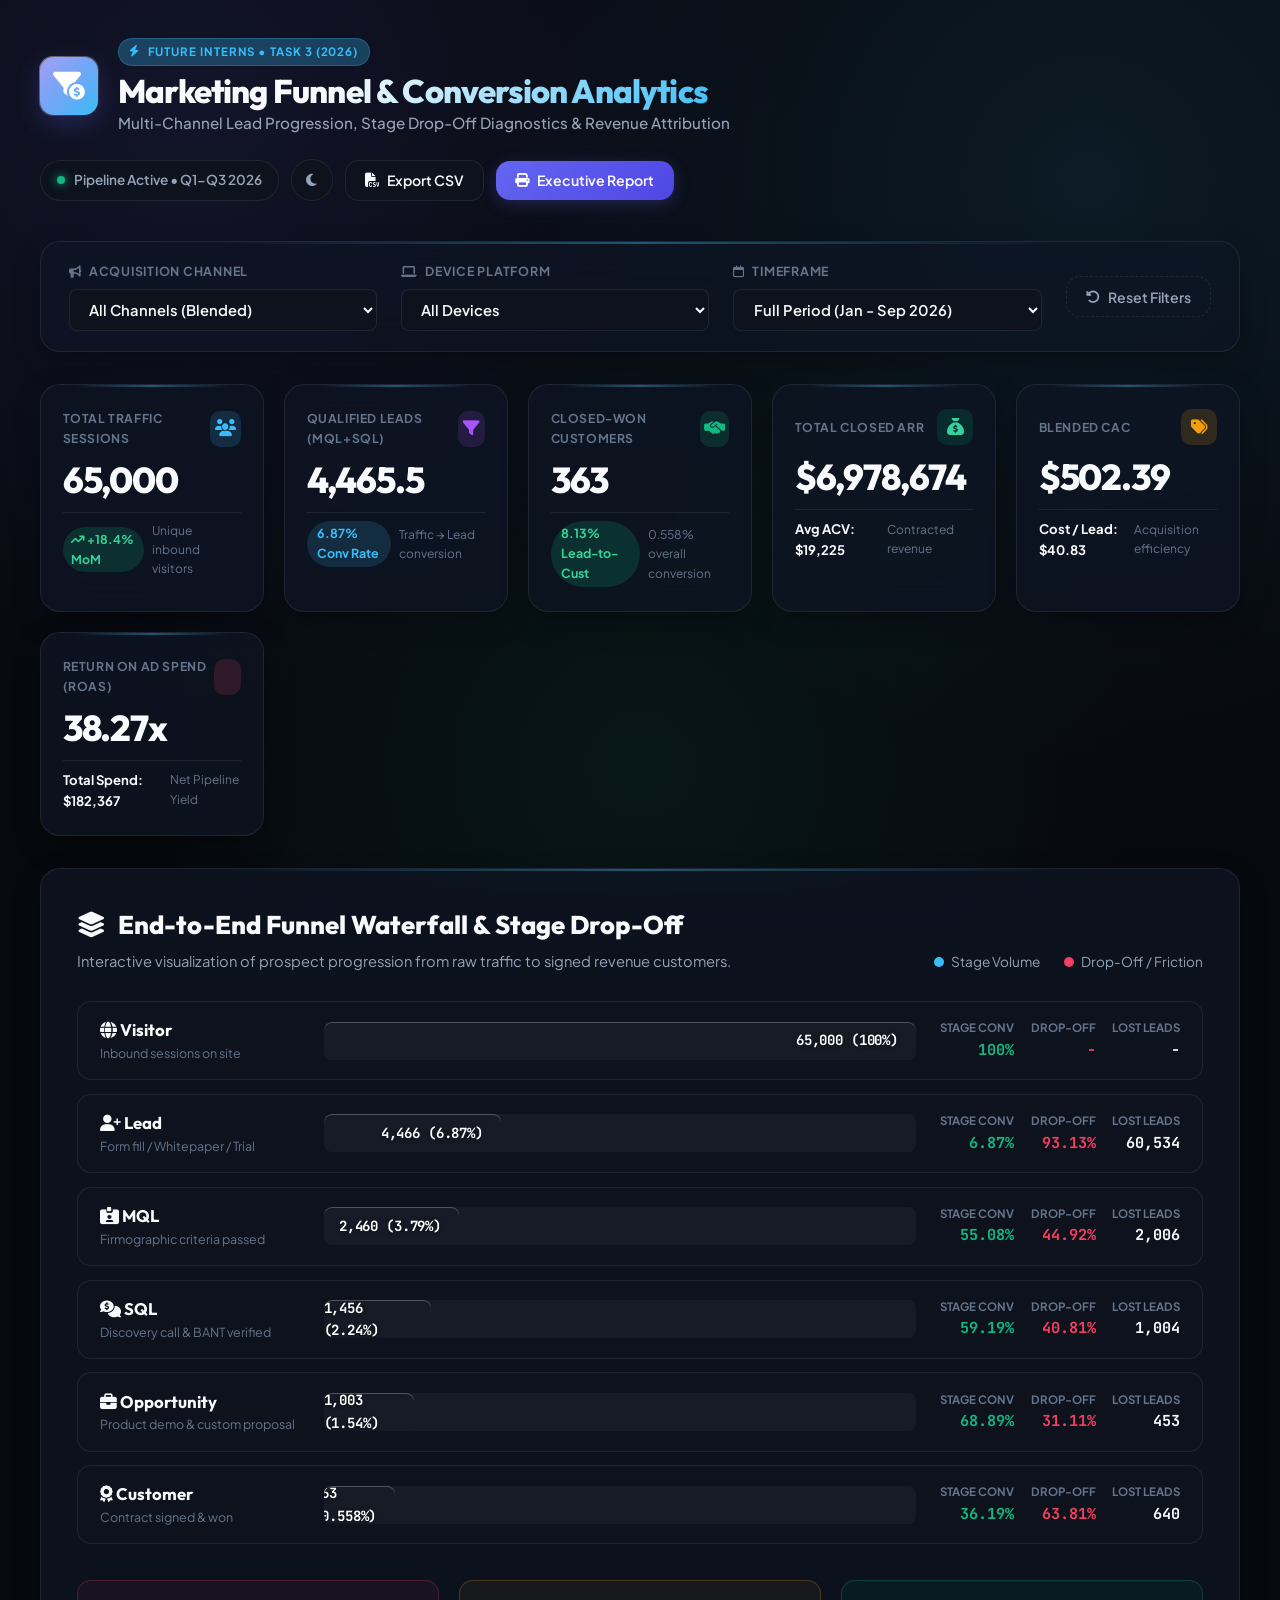
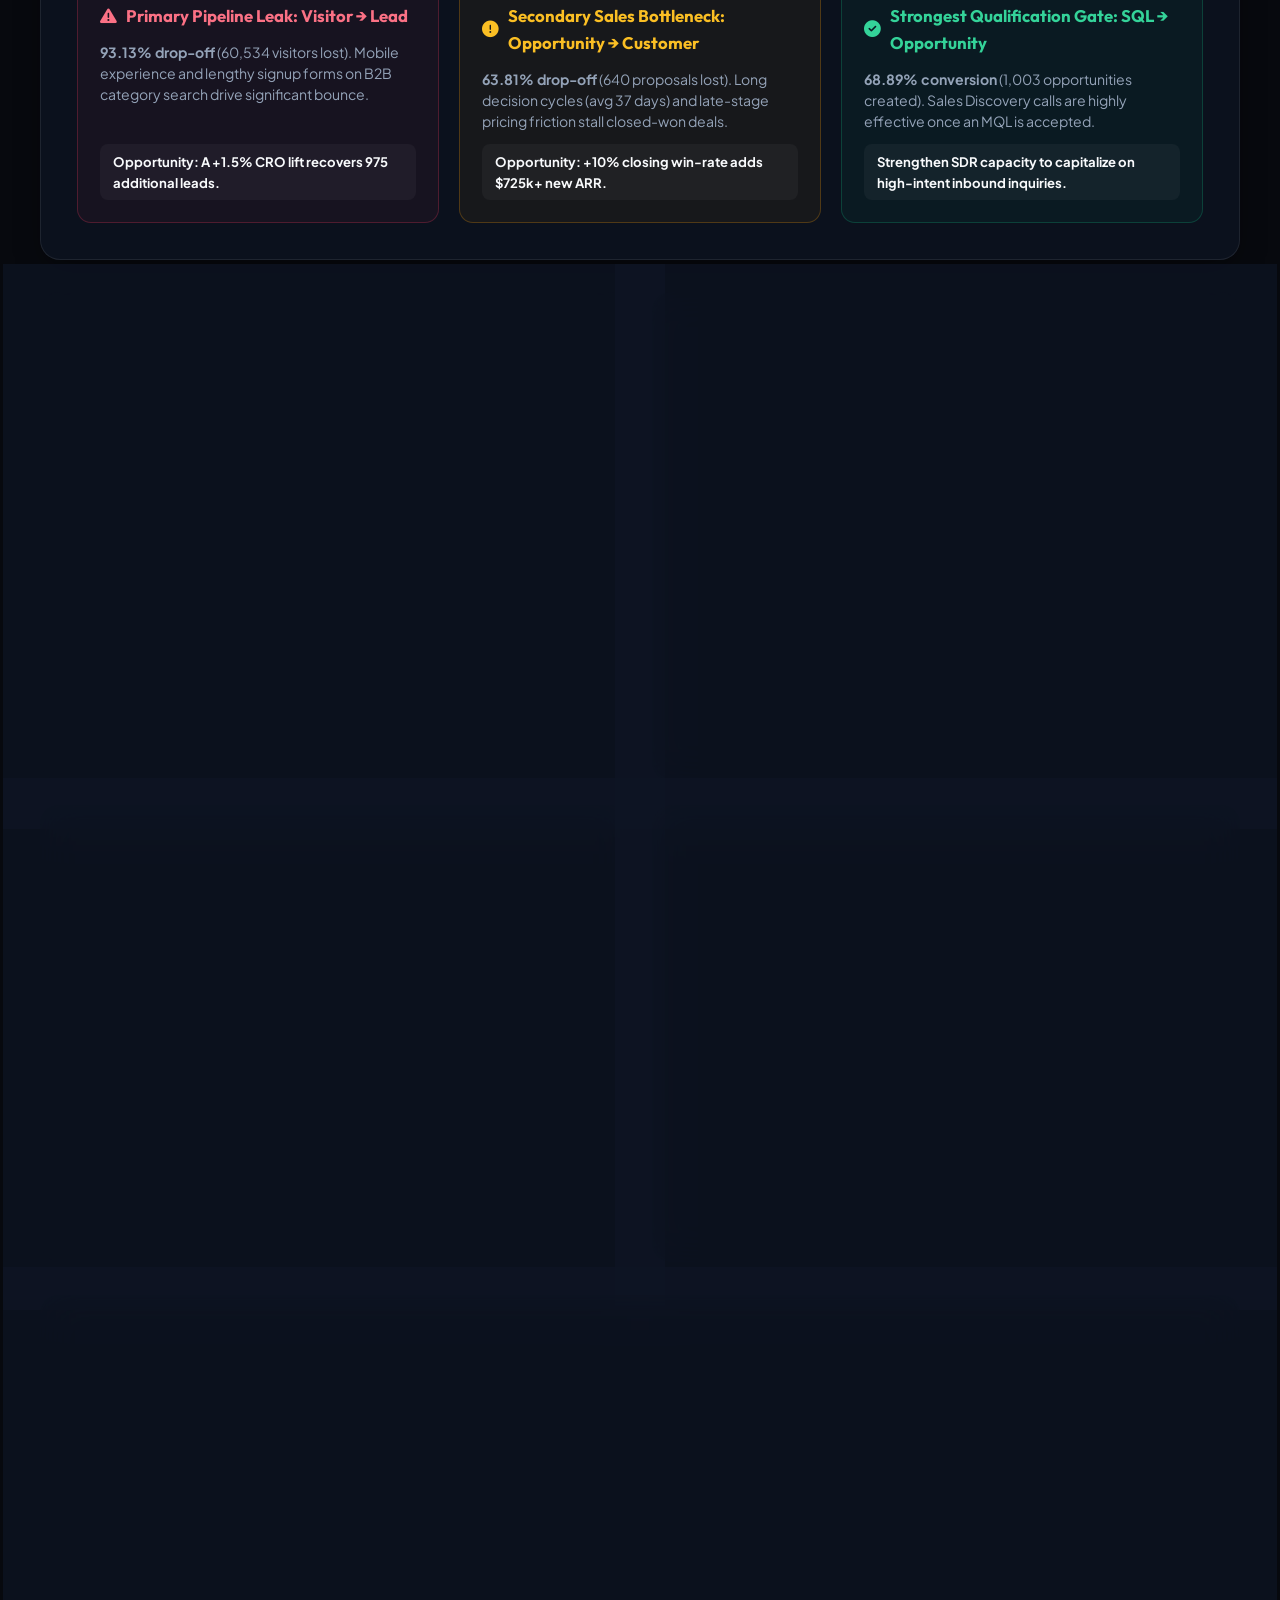
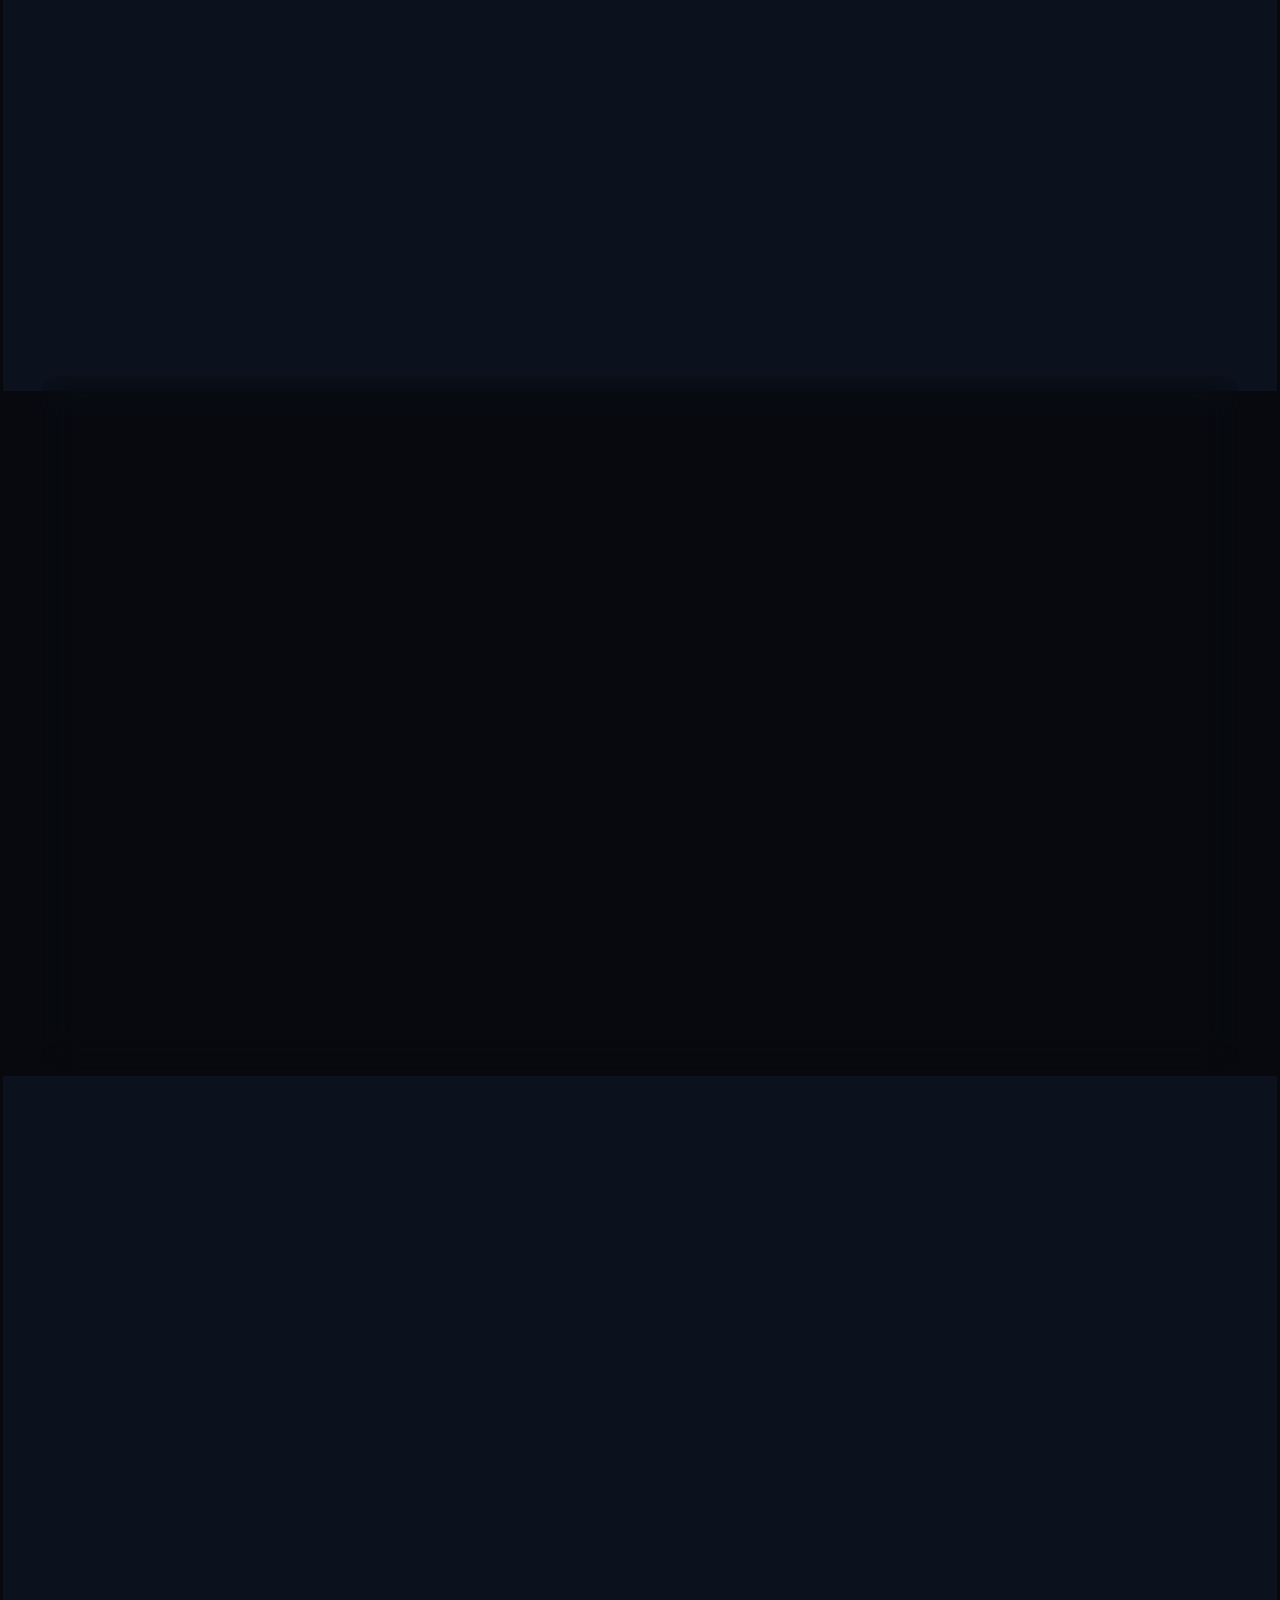
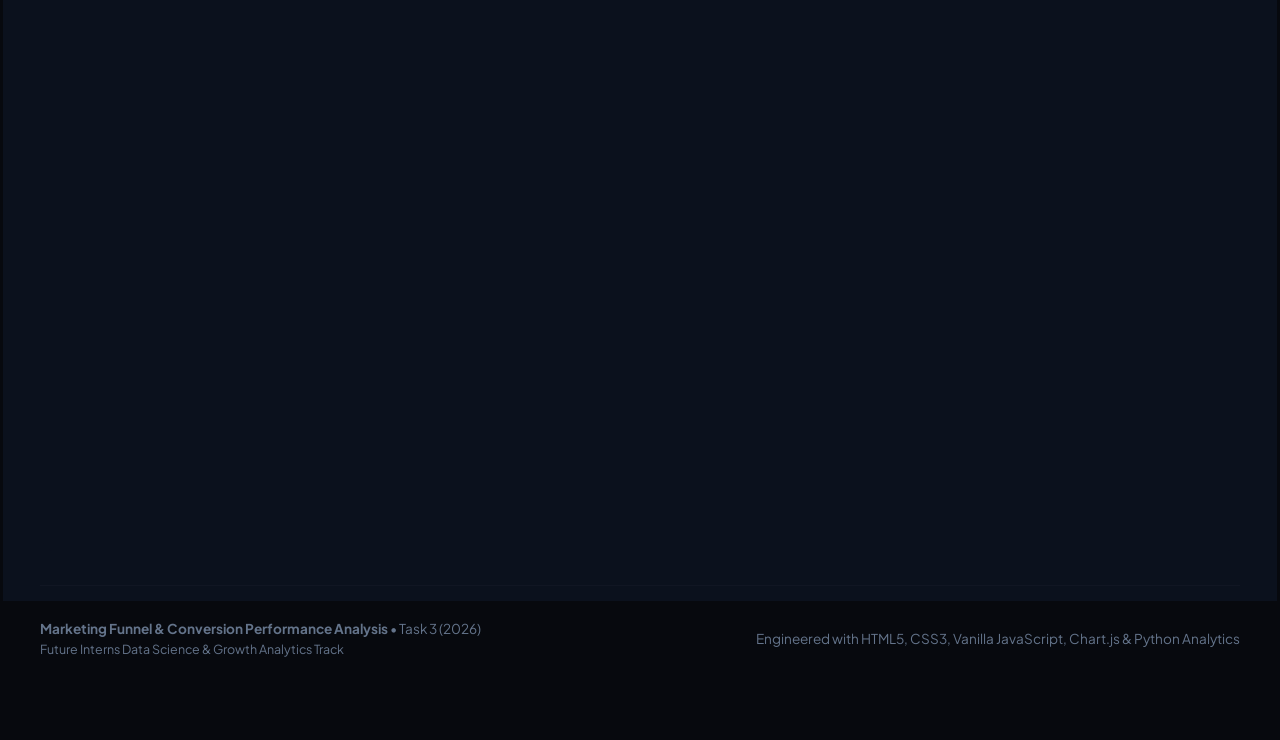
<file: index.html>
<!DOCTYPE html>
<html lang="en">
<head>
  <meta charset="UTF-8">
  <meta http-equiv="refresh" content="0; url=dashboard/index.html">
  <title>Marketing Funnel Analytics Dashboard</title>
  <script>
    window.location.href = "dashboard/index.html";
  </script>
  <style>
    body {
      background: #090d16;
      color: #f8fafc;
      font-family: -apple-system, BlinkMacSystemFont, 'Segoe UI', Roboto, sans-serif;
      display: flex;
      flex-direction: column;
      align-items: center;
      justify-content: center;
      min-height: 100vh;
      margin: 0;
    }
    .box {
      background: rgba(18, 26, 44, 0.8);
      border: 1px solid rgba(255, 255, 255, 0.1);
      padding: 2.5rem;
      border-radius: 16px;
      text-align: center;
      max-width: 480px;
    }
    h2 { margin-bottom: 0.5rem; font-size: 1.4rem; color: #3b82f6; }
    p { color: #94a3b8; font-size: 0.95rem; margin-bottom: 1.5rem; }
    a.btn {
      display: inline-block;
      background: #2563eb;
      color: #fff;
      text-decoration: none;
      padding: 0.75rem 1.5rem;
      border-radius: 8px;
      font-weight: 600;
    }
  </style>
</head>
<body>
  <div class="box">
    <h2>Marketing Funnel & Conversion Analytics</h2>
    <p>Opening executive dashboard...</p>
    <a href="dashboard/index.html" class="btn">Click here if not redirected</a>
  </div>
</body>
</html>
</file>
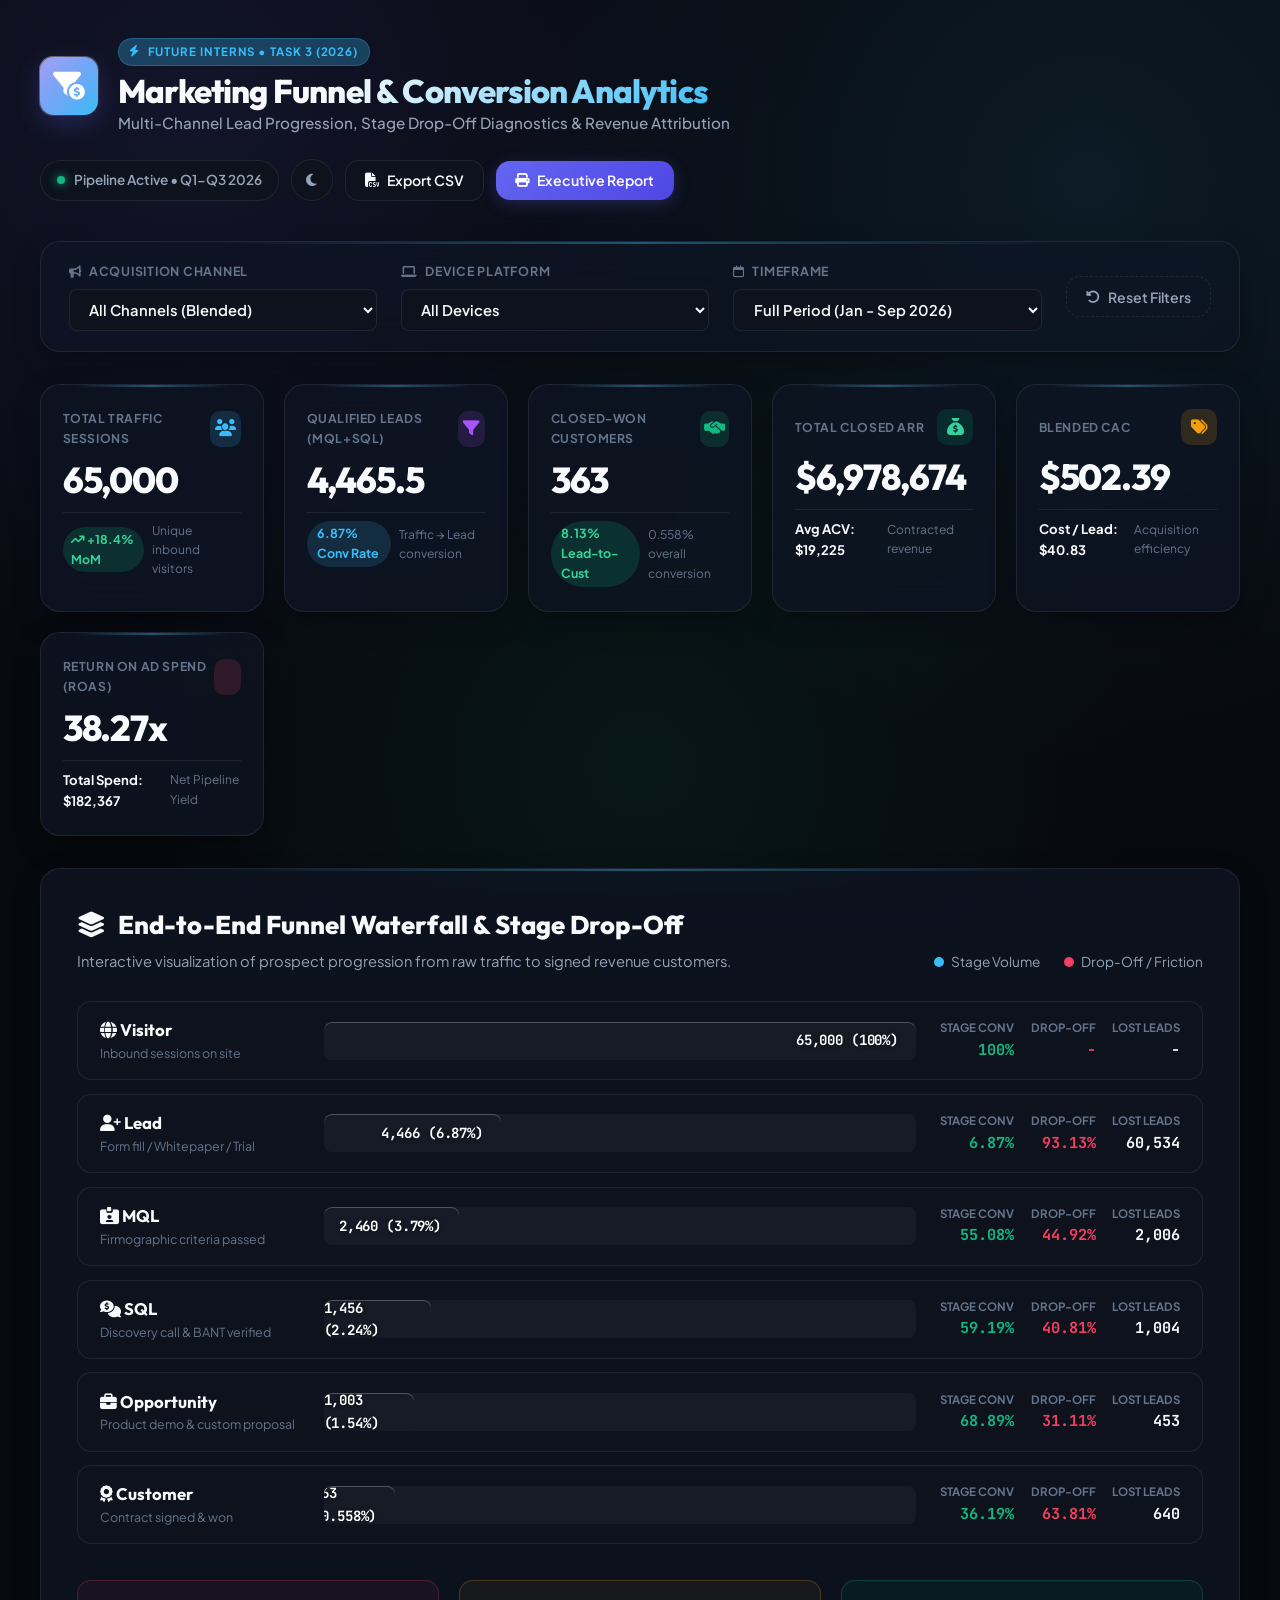
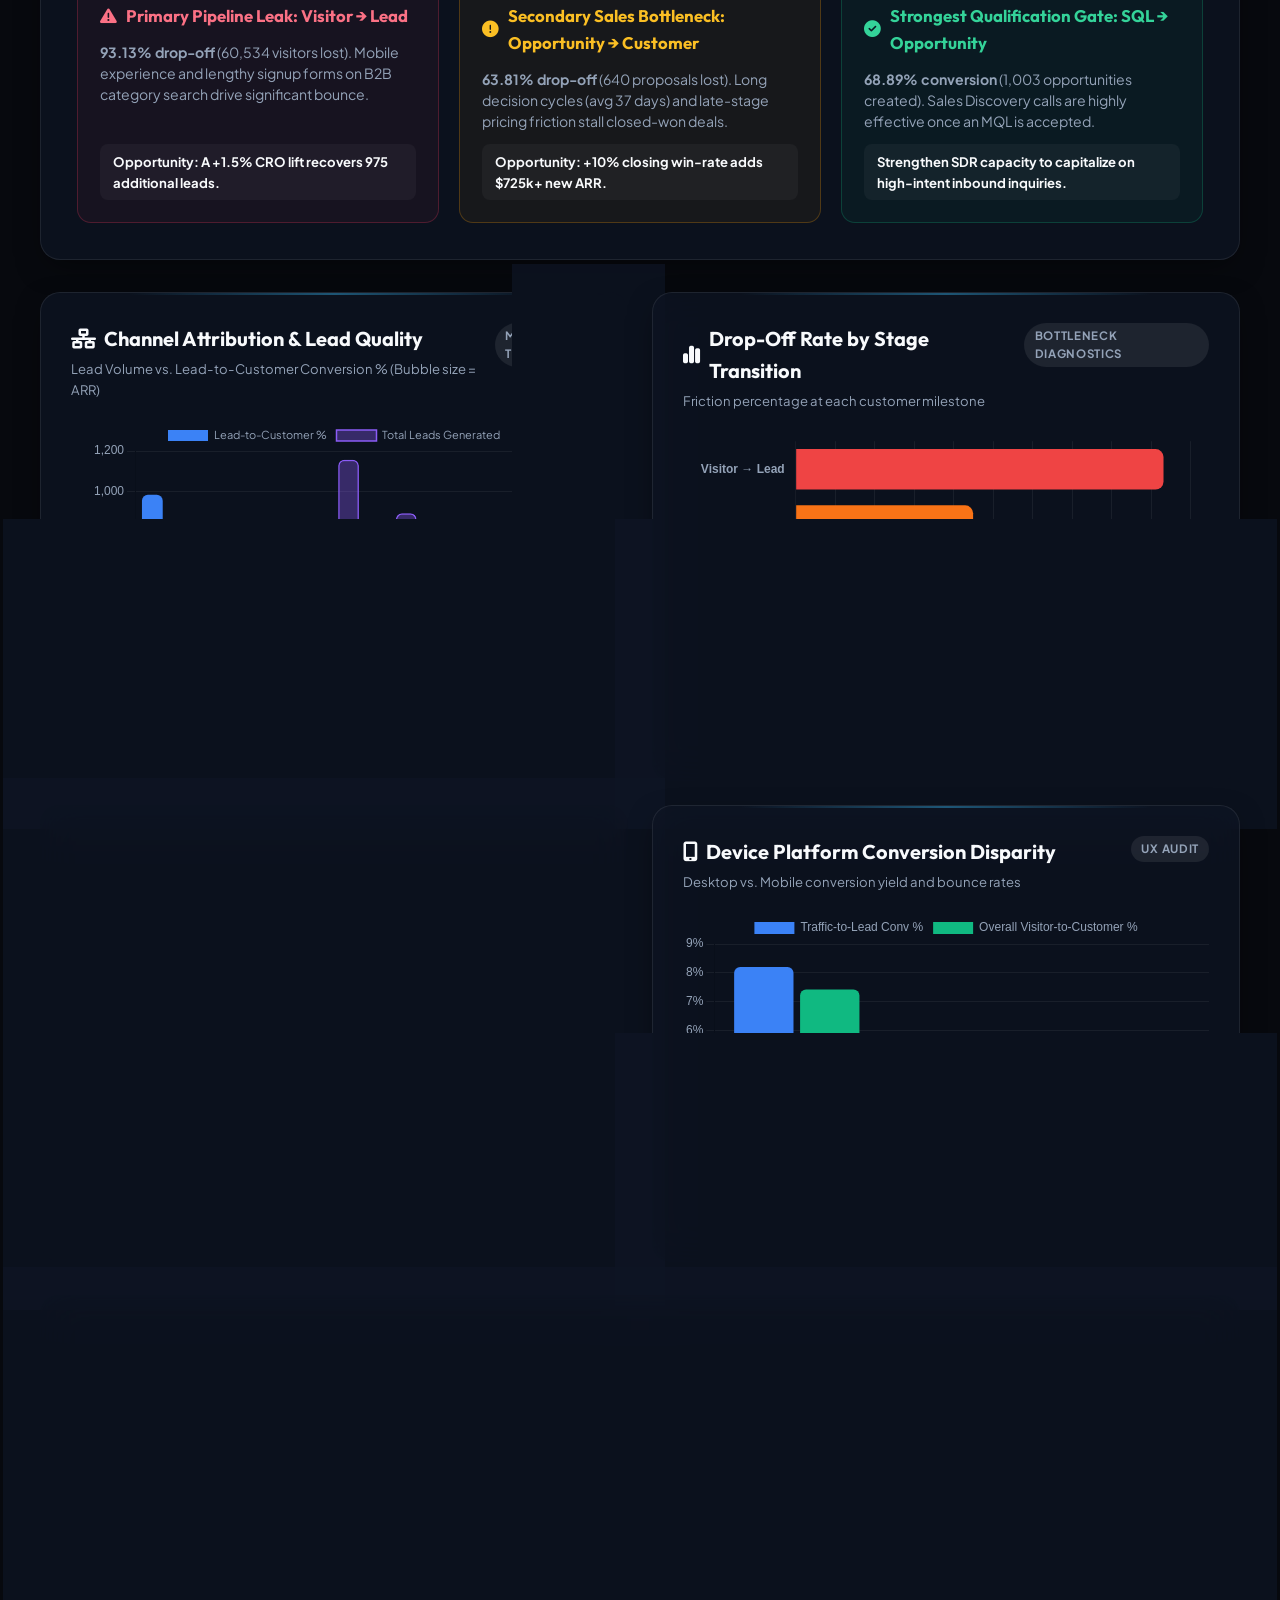
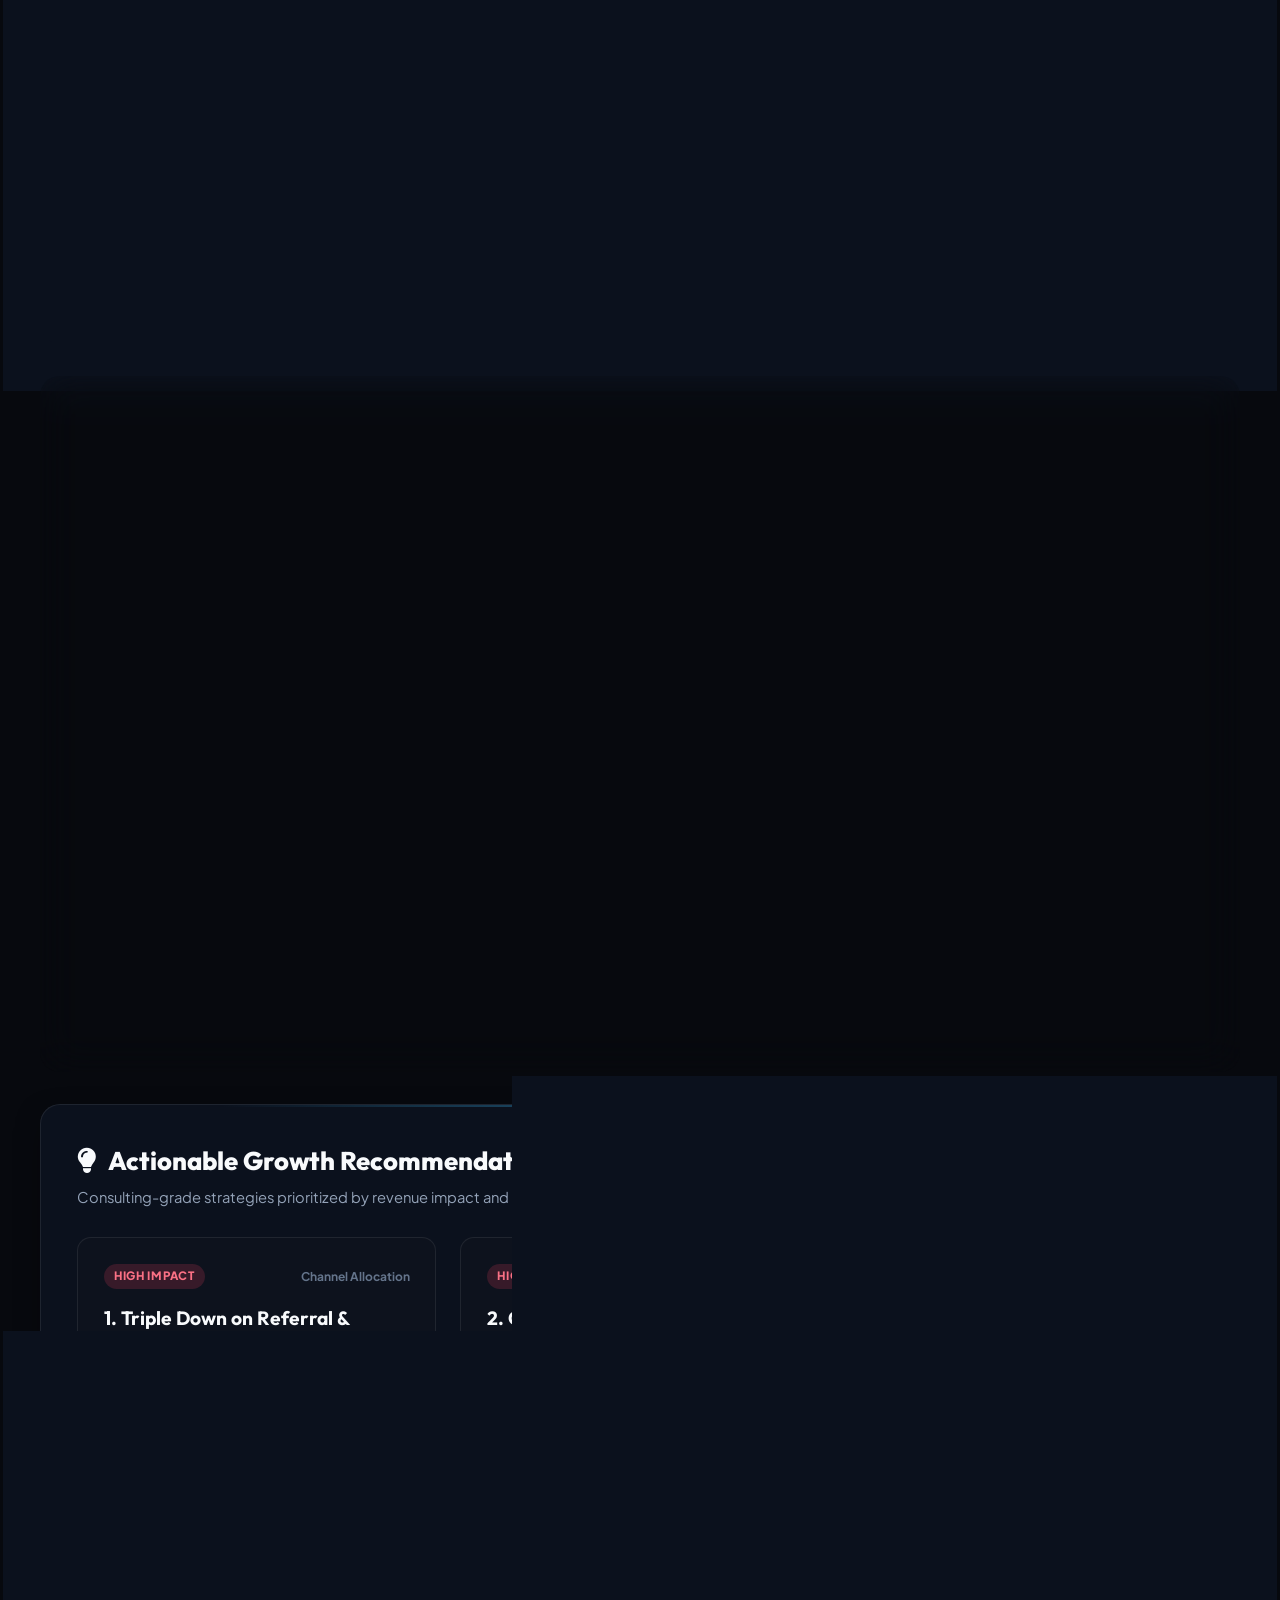
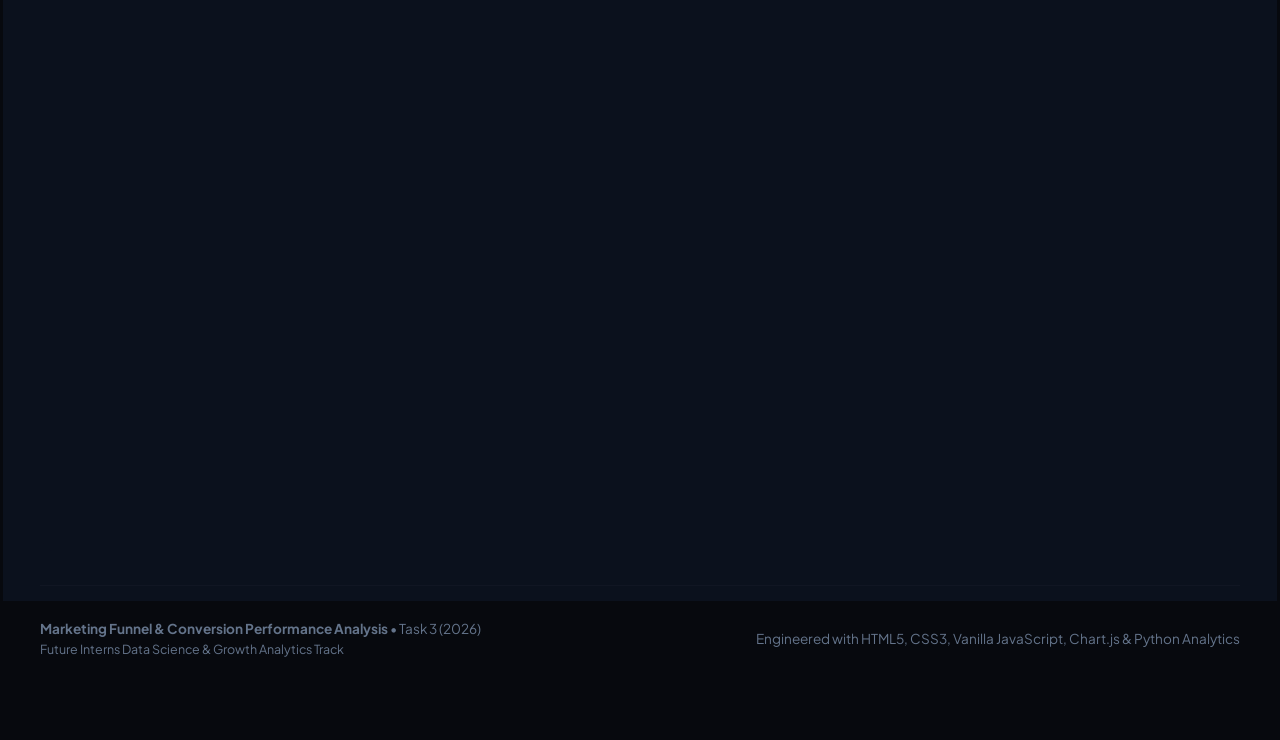
<file: dashboard/index.html>
<!DOCTYPE html>
<html lang="en" data-theme="dark">
<head>
  <meta charset="UTF-8">
  <meta name="viewport" content="width=device-width, initial-scale=1.0">
  <title>Marketing Funnel & Conversion Performance Analytics | Future Interns Task 3</title>
  <meta name="description" content="Executive marketing and lead conversion performance dashboard. Interactive funnel drop-off analysis, multi-channel attribution, unit economics, and revenue simulation.">
  
  <!-- Modern Typography: Plus Jakarta Sans & Outfit -->
  <link rel="preconnect" href="https://fonts.googleapis.com">
  <link rel="preconnect" href="https://fonts.gstatic.com" crossorigin>
  <link href="https://fonts.googleapis.com/css2?family=Outfit:wght@400;500;600;700;800&family=Plus+Jakarta+Sans:wght@400;500;600;700&display=swap" rel="stylesheet">
  
  <!-- FontAwesome Icons & Local Chart.js with CDN fallback -->
  <link rel="stylesheet" href="https://cdnjs.cloudflare.com/ajax/libs/font-awesome/6.5.1/css/all.min.css">
  <script src="chart.umd.min.js"></script>
  <script>
    if (typeof Chart === 'undefined') {
      document.write('<script src="https://cdn.jsdelivr.net/npm/chart.js@4.4.1/dist/chart.umd.min.js"><\/script>');
    }
  </script>

  <link rel="stylesheet" href="style.css">
</head>
<body>
  <div class="app-container">
    <!-- Top Navigation / Executive Header -->
    <header class="executive-header">
      <div class="header-brand">
        <div class="brand-icon">
          <i class="fa-solid fa-filter-circle-dollar"></i>
        </div>
        <div class="brand-text">
          <div class="brand-badge"><i class="fa-solid fa-bolt"></i> FUTURE INTERNS • TASK 3 (2026)</div>
          <h1>Marketing Funnel & Conversion Analytics</h1>
          <p class="subtitle">Multi-Channel Lead Progression, Stage Drop-Off Diagnostics & Revenue Attribution</p>
        </div>
      </div>
      
      <div class="header-actions">
        <div class="live-status">
          <span class="status-dot"></span>
          <span>Pipeline Active • Q1-Q3 2026</span>
        </div>
        <button id="themeToggleBtn" class="btn-icon" title="Toggle Theme" aria-label="Toggle Theme">
          <i class="fa-solid fa-moon"></i>
        </button>
        <button id="exportCsvBtn" class="btn-secondary" title="Export Cleaned Dataset">
          <i class="fa-solid fa-file-csv"></i> Export CSV
        </button>
        <button id="printReportBtn" class="btn-primary" title="Print Executive Brief">
          <i class="fa-solid fa-print"></i> Executive Report
        </button>
      </div>
    </header>

    <!-- Global Interactive Filter Bar -->
    <section class="filter-panel glass-card">
      <div class="filter-group">
        <label for="channelFilter"><i class="fa-solid fa-bullhorn"></i> Acquisition Channel</label>
        <select id="channelFilter" class="custom-select">
          <option value="ALL">All Channels (Blended)</option>
          <option value="Referral / Partner">Referral / Partner (High ROI)</option>
          <option value="LinkedIn Ads (B2B)">LinkedIn Ads (High ACV)</option>
          <option value="Email Marketing">Email Marketing (Warm Nurture)</option>
          <option value="Organic Search">Organic Search (Inbound SEO)</option>
          <option value="Paid Search (Google Ads)">Paid Search (Google Ads)</option>
          <option value="Direct Traffic">Direct Traffic (Brand)</option>
          <option value="Social Media (Meta/X)">Social Media (Meta / X)</option>
        </select>
      </div>

      <div class="filter-group">
        <label for="deviceFilter"><i class="fa-solid fa-laptop"></i> Device Platform</label>
        <select id="deviceFilter" class="custom-select">
          <option value="ALL">All Devices</option>
          <option value="Desktop">Desktop</option>
          <option value="Mobile">Mobile</option>
          <option value="Tablet">Tablet</option>
        </select>
      </div>

      <div class="filter-group">
        <label for="quarterFilter"><i class="fa-regular fa-calendar"></i> Timeframe</label>
        <select id="quarterFilter" class="custom-select">
          <option value="ALL">Full Period (Jan - Sep 2026)</option>
          <option value="Q1">Q1 2026 (Jan - Mar)</option>
          <option value="Q2">Q2 2026 (Apr - Jun)</option>
          <option value="Q3">Q3 2026 (Jul - Sep)</option>
        </select>
      </div>

      <div class="filter-reset">
        <button id="resetFiltersBtn" class="btn-ghost" title="Reset all filters">
          <i class="fa-solid fa-rotate-left"></i> Reset Filters
        </button>
      </div>
    </section>

    <!-- Executive KPI Summary Cards -->
    <section class="kpi-grid">
      <div class="kpi-card glass-card" id="cardVisitors">
        <div class="kpi-top">
          <span class="kpi-label">Total Traffic Sessions</span>
          <div class="kpi-icon icon-blue"><i class="fa-solid fa-users"></i></div>
        </div>
        <div class="kpi-value" id="kpiVisitors">65,000</div>
        <div class="kpi-footer">
          <span class="trend-badge positive"><i class="fa-solid fa-arrow-trend-up"></i> +18.4% MoM</span>
          <span class="kpi-subtext">Unique inbound visitors</span>
        </div>
      </div>

      <div class="kpi-card glass-card" id="cardLeads">
        <div class="kpi-top">
          <span class="kpi-label">Qualified Leads (MQL+SQL)</span>
          <div class="kpi-icon icon-purple"><i class="fa-solid fa-filter"></i></div>
        </div>
        <div class="kpi-value" id="kpiLeads">4,466</div>
        <div class="kpi-footer">
          <span class="rate-badge" id="kpiTrafficToLead">6.87% Conv Rate</span>
          <span class="kpi-subtext">Traffic → Lead conversion</span>
        </div>
      </div>

      <div class="kpi-card glass-card" id="cardCustomers">
        <div class="kpi-top">
          <span class="kpi-label">Closed-Won Customers</span>
          <div class="kpi-icon icon-green"><i class="fa-solid fa-handshake-simple"></i></div>
        </div>
        <div class="kpi-value" id="kpiCustomers">363</div>
        <div class="kpi-footer">
          <span class="rate-badge green" id="kpiLeadToCust">8.13% Lead-to-Cust</span>
          <span class="kpi-subtext">0.558% overall conversion</span>
        </div>
      </div>

      <div class="kpi-card glass-card" id="cardRevenue">
        <div class="kpi-top">
          <span class="kpi-label">Total Closed ARR</span>
          <div class="kpi-icon icon-emerald"><i class="fa-solid fa-sack-dollar"></i></div>
        </div>
        <div class="kpi-value" id="kpiRevenue">$6,978,674</div>
        <div class="kpi-footer">
          <span class="kpi-stat" id="kpiAvgDeal">Avg ACV: $19,225</span>
          <span class="kpi-subtext">Contracted revenue</span>
        </div>
      </div>

      <div class="kpi-card glass-card" id="cardCAC">
        <div class="kpi-top">
          <span class="kpi-label">Blended CAC</span>
          <div class="kpi-icon icon-amber"><i class="fa-solid fa-tags"></i></div>
        </div>
        <div class="kpi-value" id="kpiCAC">$502.39</div>
        <div class="kpi-footer">
          <span class="kpi-stat" id="kpiCPL">Cost / Lead: $40.83</span>
          <span class="kpi-subtext">Acquisition efficiency</span>
        </div>
      </div>

      <div class="kpi-card glass-card" id="cardROAS">
        <div class="kpi-top">
          <span class="kpi-label">Return on Ad Spend (ROAS)</span>
          <div class="kpi-icon icon-rose"><i class="fa-solid fa-chart-line-up"></i></div>
        </div>
        <div class="kpi-value" id="kpiROAS">38.27x</div>
        <div class="kpi-footer">
          <span class="kpi-stat" id="kpiSpend">Total Spend: $182.4k</span>
          <span class="kpi-subtext">Net Pipeline Yield</span>
        </div>
      </div>
    </section>

    <!-- Visual Interactive Funnel Waterfall Section -->
    <section class="funnel-section glass-card">
      <div class="section-header">
        <div>
          <h2><i class="fa-solid fa-layer-group"></i> End-to-End Funnel Waterfall & Stage Drop-Off</h2>
          <p class="section-desc">Interactive visualization of prospect progression from raw traffic to signed revenue customers.</p>
        </div>
        <div class="funnel-legend">
          <span class="legend-item"><span class="badge-dot dot-active"></span> Stage Volume</span>
          <span class="legend-item"><span class="badge-dot dot-drop"></span> Drop-Off / Friction</span>
        </div>
      </div>

      <!-- Dynamic Funnel Visualizer Rows -->
      <div class="funnel-container" id="funnelContainer">
        <!-- Rendered dynamically by app.js -->
      </div>
      
      <!-- Funnel Stage Diagnostics Callouts -->
      <div class="funnel-diagnostics-grid">
        <div class="diagnostic-box danger">
          <div class="diag-header">
            <i class="fa-solid fa-triangle-exclamation"></i>
            <h4>Primary Pipeline Leak: Visitor → Lead</h4>
          </div>
          <p><strong>93.13% drop-off</strong> (60,534 visitors lost). Mobile experience and lengthy signup forms on B2B category search drive significant bounce.</p>
          <div class="diag-metric">Opportunity: A +1.5% CRO lift recovers <strong>975 additional leads</strong>.</div>
        </div>

        <div class="diagnostic-box warning">
          <div class="diag-header">
            <i class="fa-solid fa-circle-exclamation"></i>
            <h4>Secondary Sales Bottleneck: Opportunity → Customer</h4>
          </div>
          <p><strong>63.81% drop-off</strong> (640 proposals lost). Long decision cycles (avg 37 days) and late-stage pricing friction stall closed-won deals.</p>
          <div class="diag-metric">Opportunity: +10% closing win-rate adds <strong>$725k+ new ARR</strong>.</div>
        </div>

        <div class="diagnostic-box success">
          <div class="diag-header">
            <i class="fa-solid fa-circle-check"></i>
            <h4>Strongest Qualification Gate: SQL → Opportunity</h4>
          </div>
          <p><strong>68.89% conversion</strong> (1,003 opportunities created). Sales Discovery calls are highly effective once an MQL is accepted.</p>
          <div class="diag-metric">Strengthen SDR capacity to capitalize on high-intent inbound inquiries.</div>
        </div>
      </div>
    </section>

    <!-- Deep-Dive Analytics Grid: Charts & Matrices -->
    <section class="charts-grid">
      <!-- Chart 1: Channel Lead Quality Matrix -->
      <div class="chart-card glass-card">
        <div class="card-header">
          <div>
            <h3><i class="fa-solid fa-network-wired"></i> Channel Attribution & Lead Quality</h3>
            <p class="card-sub">Lead Volume vs. Lead-to-Customer Conversion % (Bubble size = ARR)</p>
          </div>
          <span class="badge-info">Multi-Touch</span>
        </div>
        <div class="chart-body">
          <canvas id="channelQualityChart"></canvas>
        </div>
      </div>

      <!-- Chart 2: Drop-off Rate by Funnel Transition -->
      <div class="chart-card glass-card">
        <div class="card-header">
          <div>
            <h3><i class="fa-solid fa-chart-simple"></i> Drop-Off Rate by Stage Transition</h3>
            <p class="card-sub">Friction percentage at each customer milestone</p>
          </div>
          <span class="badge-info">Bottleneck Diagnostics</span>
        </div>
        <div class="chart-body">
          <canvas id="stageDropoffChart"></canvas>
        </div>
      </div>

      <!-- Chart 3: Monthly Conversion & Revenue Trend -->
      <div class="chart-card glass-card">
        <div class="card-header">
          <div>
            <h3><i class="fa-solid fa-chart-line"></i> Pipeline Growth & Conversion Velocity</h3>
            <p class="card-sub">Monthly closed ARR vs. marketing expenditure</p>
          </div>
          <span class="badge-info">Q1-Q3 2026</span>
        </div>
        <div class="chart-body">
          <canvas id="monthlyTrendChart"></canvas>
        </div>
      </div>

      <!-- Chart 4: Device & Platform Conversion Performance -->
      <div class="chart-card glass-card">
        <div class="card-header">
          <div>
            <h3><i class="fa-solid fa-mobile-screen-button"></i> Device Platform Conversion Disparity</h3>
            <p class="card-sub">Desktop vs. Mobile conversion yield and bounce rates</p>
          </div>
          <span class="badge-info">UX Audit</span>
        </div>
        <div class="chart-body">
          <canvas id="deviceChart"></canvas>
        </div>
      </div>
    </section>

    <!-- Channel Performance Scorecard Table -->
    <section class="table-section glass-card">
      <div class="section-header">
        <div>
          <h2><i class="fa-solid fa-table-list"></i> Acquisition Channel Scorecard & Unit Economics</h2>
          <p class="section-desc">Comprehensive breakdown of spend, volume, downstream conversion, CAC, and ROAS across channels.</p>
        </div>
        <div class="table-search">
          <input type="text" id="channelSearchInput" placeholder="Filter channels..." class="table-input">
        </div>
      </div>
      
      <div class="table-wrapper">
        <table class="data-table" id="channelTable">
          <thead>
            <tr>
              <th data-sort="channel">Marketing Channel <i class="fa-solid fa-sort"></i></th>
              <th data-sort="Visitors">Visitors <i class="fa-solid fa-sort"></i></th>
              <th data-sort="Leads">Leads <i class="fa-solid fa-sort"></i></th>
              <th data-sort="Customers">Customers <i class="fa-solid fa-sort"></i></th>
              <th data-sort="Traffic_to_Lead_%">Visitor → Lead % <i class="fa-solid fa-sort"></i></th>
              <th data-sort="Lead_to_Customer_%">Lead → Cust % <i class="fa-solid fa-sort"></i></th>
              <th data-sort="CAC_USD">CAC ($) <i class="fa-solid fa-sort"></i></th>
              <th data-sort="ROAS">ROAS <i class="fa-solid fa-sort"></i></th>
              <th data-sort="Revenue_USD">Closed ARR ($) <i class="fa-solid fa-sort"></i></th>
              <th>Channel Rating</th>
            </tr>
          </thead>
          <tbody id="channelTableBody">
            <!-- Populated dynamically by app.js -->
          </tbody>
        </table>
      </div>
    </section>

    <!-- Interactive "What-If" Revenue Optimization Simulator -->
    <section class="simulator-section glass-card">
      <div class="simulator-header">
        <div class="sim-title">
          <div class="sim-badge"><i class="fa-solid fa-wand-magic-sparkles"></i> EXECUTIVE REVENUE SIMULATOR</div>
          <h2>"What-If" Conversion Rate Sensitivity & Growth Engine</h2>
          <p class="sim-desc">Simulate how resolving funnel bottlenecks and lifting stage conversion rates impacts downstream pipeline revenue and ROI.</p>
        </div>
        <div class="sim-reset">
          <button id="resetSimBtn" class="btn-secondary"><i class="fa-solid fa-arrow-rotate-left"></i> Reset Baseline</button>
        </div>
      </div>

      <div class="simulator-grid">
        <!-- Sliders Column -->
        <div class="simulator-controls">
          <!-- Control 1: Visitor to Lead -->
          <div class="control-card">
            <div class="control-header">
              <label for="sliderVtoL"><strong>1. Top of Funnel: Landing Page CRO</strong> (Visitor → Lead)</label>
              <span class="slider-display" id="dispVtoL">+0%</span>
            </div>
            <input type="range" id="sliderVtoL" min="0" max="50" step="1" value="0" class="range-slider">
            <div class="slider-meta">
              <span>Current: 6.87%</span>
              <span id="projVtoL">Simulated: 6.87%</span>
            </div>
            <p class="control-hint">Achieved via mobile form optimization and targeted B2B landing pages.</p>
          </div>

          <!-- Control 2: Lead to MQL -->
          <div class="control-card">
            <div class="control-header">
              <label for="sliderLtoMQL"><strong>2. Middle of Funnel: Lead Qualification</strong> (Lead → MQL)</label>
              <span class="slider-display" id="dispLtoMQL">+0%</span>
            </div>
            <input type="range" id="sliderLtoMQL" min="0" max="40" step="1" value="0" class="range-slider">
            <div class="slider-meta">
              <span>Current: 55.08%</span>
              <span id="projLtoMQL">Simulated: 55.08%</span>
            </div>
            <p class="control-hint">Achieved via automated email nurture sequences and automated enrichment.</p>
          </div>

          <!-- Control 3: Opportunity to Customer -->
          <div class="control-card">
            <div class="control-header">
              <label for="sliderOppToCust"><strong>3. Bottom of Funnel: Opportunity Win Rate</strong> (Opp → Customer)</label>
              <span class="slider-display" id="dispOppToCust">+0%</span>
            </div>
            <input type="range" id="sliderOppToCust" min="0" max="40" step="1" value="0" class="range-slider">
            <div class="slider-meta">
              <span>Current: 36.19%</span>
              <span id="projOppToCust">Simulated: 36.19%</span>
            </div>
            <p class="control-hint">Achieved via sales deal desks, tailored pilot pricing, and security accelerators.</p>
          </div>
        </div>

        <!-- Simulated Outcome Card -->
        <div class="simulator-output">
          <div class="sim-output-card">
            <span class="sim-out-label">Projected Incremental Pipeline Revenue</span>
            <div class="sim-out-value" id="simAddedRevenue">+$0</div>
            
            <div class="sim-metric-rows">
              <div class="sim-row">
                <span>Baseline ARR:</span>
                <strong>$6,978,674</strong>
              </div>
              <div class="sim-row highlight">
                <span>New Simulated ARR:</span>
                <strong id="simTotalRevenue">$6,978,674</strong>
              </div>
              <div class="sim-row">
                <span>Baseline Customers:</span>
                <strong>363 Deals</strong>
              </div>
              <div class="sim-row highlight">
                <span>New Simulated Customers:</span>
                <strong id="simTotalCust">363 Deals</strong>
              </div>
              <div class="sim-row">
                <span>Net Incremental Customers:</span>
                <span class="badge-lift" id="simAddedCust">+0 Deals</span>
              </div>
              <div class="sim-row">
                <span>New Projected ROAS:</span>
                <strong id="simNewROAS">38.27x</strong>
              </div>
            </div>

            <div class="sim-summary-box">
              <i class="fa-solid fa-chart-line"></i>
              <p id="simSummaryText">Move the sliders above to model compound conversion lift across funnel stages.</p>
            </div>
          </div>
        </div>
      </div>
    </section>

    <!-- Strategic Playbook & Actionable Recommendations -->
    <section class="recommendations-section glass-card">
      <div class="section-header">
        <div>
          <h2><i class="fa-solid fa-lightbulb"></i> Actionable Growth Recommendations & Roadmap</h2>
          <p class="section-desc">Consulting-grade strategies prioritized by revenue impact and implementation feasibility.</p>
        </div>
      </div>

      <div class="recommendations-grid">
        <!-- Rec 1: Scale High ROAS Channels -->
        <div class="rec-card">
          <div class="rec-top">
            <span class="tag-priority high">HIGH IMPACT</span>
            <span class="tag-stage">Channel Allocation</span>
          </div>
          <h3>1. Triple Down on Referral & Partner Alliances</h3>
          <p>Referral brings the highest conversion quality (<strong>20.48% Lead-to-Customer</strong>, <strong>$49.59 CAC</strong>, and <strong>416x ROAS</strong>). Currently accounting for only 8% of total traffic.</p>
          <ul class="rec-list">
            <li>Launch dedicated co-marketing webinars with integration partners.</li>
            <li>Introduce a 20% recurring affiliate/partner commission structure.</li>
            <li><strong>Projected Revenue Lift:</strong> +$1.2M ARR in 2 quarters.</li>
          </ul>
        </div>

        <!-- Rec 2: Mobile UX & Form Friction -->
        <div class="rec-card">
          <div class="rec-top">
            <span class="tag-priority high">HIGH IMPACT</span>
            <span class="tag-stage">Top of Funnel</span>
          </div>
          <h3>2. Overhaul Mobile Landing Page UX</h3>
          <p>Mobile conversion lags desktop by <strong>55%</strong> (0.331% vs. 0.742%) due to cumbersome 7-field forms and desktop-centric layouts.</p>
          <ul class="rec-list">
            <li>Implement 1-tap Google/LinkedIn OAuth registration.</li>
            <li>Compress landing page assets to bring LCP load time under 1.2s.</li>
            <li>Deploy contextual exit-intent micro-surveys for mobile visitors.</li>
          </ul>
        </div>

        <!-- Rec 3: Reallocate Underperforming Spend -->
        <div class="rec-card">
          <div class="rec-top">
            <span class="tag-priority medium">EFFICIENCY</span>
            <span class="tag-stage">Paid Advertising</span>
          </div>
          <h3>3. Prune Social & Restructure Google Search Ads</h3>
          <p>Paid Search exhibits a steep <strong>$2,058 CAC</strong>, while Social Ads convert at an unviable <strong>1.10% with a $6,101 CAC</strong>.</p>
          <ul class="rec-list">
            <li>Reallocate 50% of the Meta/X social budget directly into high-performing LinkedIn ABM campaigns.</li>
            <li>Refocus Google Ads exclusively on exact-match high-intent competitor displacement keywords.</li>
            <li>Cut wasted ad spend by an estimated $42,000 annually.</li>
          </ul>
        </div>

        <!-- Rec 4: Opportunity Acceleration -->
        <div class="rec-card">
          <div class="rec-top">
            <span class="tag-priority high">HIGH IMPACT</span>
            <span class="tag-stage">Bottom of Funnel</span>
          </div>
          <h3>4. Accelerated Deal Desk & Mutual Action Plans</h3>
          <p>640 qualified opportunities drop off at the proposal stage (63.8% loss), causing <strong>$12.3M in unrealized ARR leakage</strong>.</p>
          <ul class="rec-list">
            <li>Provide sales reps with interactive customer ROI calculators during demos.</li>
            <li>Establish standardized 48-hour legal/security approval packs to compress sales cycles from 37 days down to 24 days.</li>
            <li>Implement automated pipeline stall triggers in CRM.</li>
          </ul>
        </div>
      </div>
    </section>

    <!-- Footer -->
    <footer class="app-footer">
      <div class="footer-left">
        <p><strong>Marketing Funnel & Conversion Performance Analysis</strong> • Task 3 (2026)</p>
        <p class="footer-sub">Future Interns Data Science & Growth Analytics Track</p>
      </div>
      <div class="footer-right">
        <span>Engineered with HTML5, CSS3, Vanilla JavaScript, Chart.js & Python Analytics</span>
      </div>
    </footer>
  </div>

  <script src="app.js"></script>
</body>
</html>
</file>
<file: dashboard/style.css>
/* =====================================================================
   Marketing Funnel & Conversion Analytics Dashboard
   State-of-the-Art Executive Design System
   Future Interns - Task 3 (2026)
   ===================================================================== */

@import url('https://fonts.googleapis.com/css2?family=Inter:wght@400;500;600;700&family=JetBrains+Mono:wght@500;600;700&family=Outfit:wght@500;600;700;800;900&family=Plus+Jakarta+Sans:wght@400;500;600;700;800&display=swap');

:root {
  /* Dark Mode Master Palette (Sleek Obsidian & Cyber Blue) */
  --bg-core: #07090e;
  --bg-surface: #0d121d;
  --bg-card: rgba(15, 22, 36, 0.72);
  --bg-card-hover: rgba(22, 32, 52, 0.88);
  --border-subtle: rgba(255, 255, 255, 0.08);
  --border-focus: rgba(56, 189, 248, 0.5);

  --text-primary: #f8fafc;
  --text-secondary: #94a3b8;
  --text-muted: #64748b;

  /* Curated Harmonious Accents */
  --brand-cyan: #38bdf8;
  --brand-cyan-glow: rgba(56, 189, 248, 0.28);
  --brand-indigo: #6366f1;
  --brand-indigo-glow: rgba(99, 102, 241, 0.25);
  --brand-emerald: #10b981;
  --brand-emerald-glow: rgba(16, 185, 129, 0.25);
  --brand-amber: #f59e0b;
  --brand-rose: #f43f5e;
  --brand-purple: #a855f7;

  /* Funnel Stage Gradients */
  --funnel-g1: linear-gradient(135deg, #1e293b, #334155);
  --funnel-g2: linear-gradient(135deg, #2563eb, #3b82f6);
  --funnel-g3: linear-gradient(135deg, #0284c7, #38bdf8);
  --funnel-g4: linear-gradient(135deg, #6366f1, #818cf8);
  --funnel-g5: linear-gradient(135deg, #8b5cf6, #c084fc);
  --funnel-g6: linear-gradient(135deg, #059669, #10b981);

  /* Elevation & Glassmorphism */
  --glass-blur: blur(20px);
  --shadow-card: 0 10px 30px -8px rgba(0, 0, 0, 0.5);
  --shadow-glow: 0 0 30px var(--brand-cyan-glow);

  --radius-sm: 8px;
  --radius-md: 14px;
  --radius-lg: 20px;
  --radius-full: 9999px;

  --font-heading: 'Outfit', -apple-system, BlinkMacSystemFont, sans-serif;
  --font-body: 'Plus Jakarta Sans', -apple-system, BlinkMacSystemFont, sans-serif;
  --font-mono: 'JetBrains Mono', monospace;

  --mesh-bg: 
    radial-gradient(circle at 15% 12%, rgba(99, 102, 241, 0.12) 0%, transparent 45%),
    radial-gradient(circle at 85% 20%, rgba(56, 189, 248, 0.10) 0%, transparent 45%),
    radial-gradient(circle at 50% 85%, rgba(16, 185, 129, 0.08) 0%, transparent 50%);
}

/* Light Theme Overrides */
[data-theme="light"] {
  --bg-core: #f8fafc;
  --bg-surface: #f1f5f9;
  --bg-card: rgba(255, 255, 255, 0.9);
  --bg-card-hover: rgba(255, 255, 255, 0.98);
  --border-subtle: rgba(148, 163, 184, 0.22);
  --border-focus: rgba(37, 99, 235, 0.5);

  --text-primary: #0f172a;
  --text-secondary: #475569;
  --text-muted: #94a3b8;

  --shadow-card: 0 10px 30px -8px rgba(15, 23, 42, 0.08);
  --shadow-glow: 0 0 25px rgba(56, 189, 248, 0.15);

  --mesh-bg: 
    radial-gradient(circle at 15% 12%, rgba(99, 102, 241, 0.06) 0%, transparent 45%),
    radial-gradient(circle at 85% 20%, rgba(56, 189, 248, 0.06) 0%, transparent 45%),
    radial-gradient(circle at 50% 85%, rgba(16, 185, 129, 0.05) 0%, transparent 50%);
}

/* Reset */
*, *::before, *::after {
  box-sizing: border-box;
  margin: 0;
  padding: 0;
}

body {
  font-family: var(--font-body);
  background-color: var(--bg-core);
  background-image: var(--mesh-bg);
  background-attachment: fixed;
  color: var(--text-primary);
  line-height: 1.6;
  -webkit-font-smoothing: antialiased;
  min-height: 100vh;
  transition: background-color 0.3s ease, color 0.3s ease;
}

.app-container {
  max-width: 1480px;
  margin: 0 auto;
  padding: 2.25rem 2.5rem 5rem;
  display: flex;
  flex-direction: column;
  gap: 2rem;
}

/* Glassmorphism Card System */
.glass-card {
  background: var(--bg-card);
  backdrop-filter: var(--glass-blur);
  -webkit-backdrop-filter: var(--glass-blur);
  border: 1px solid var(--border-subtle);
  border-radius: var(--radius-lg);
  box-shadow: var(--shadow-card);
  position: relative;
  overflow: hidden;
  transition: border-color 0.25s ease, box-shadow 0.25s ease, transform 0.25s ease;
}

.glass-card::before {
  content: '';
  position: absolute;
  top: 0;
  left: 0;
  width: 100%;
  height: 2px;
  background: linear-gradient(90deg, transparent 15%, var(--brand-cyan) 50%, transparent 85%);
  opacity: 0.4;
}

.glass-card:hover {
  border-color: var(--border-focus);
  box-shadow: var(--shadow-glow), var(--shadow-card);
}

/* Executive Header */
.executive-header {
  display: flex;
  justify-content: space-between;
  align-items: center;
  flex-wrap: wrap;
  gap: 1.5rem;
  padding-bottom: 0.5rem;
}

.header-brand {
  display: flex;
  align-items: center;
  gap: 1.25rem;
}

.brand-icon {
  width: 58px;
  height: 58px;
  border-radius: var(--radius-md);
  background: linear-gradient(135deg, var(--brand-indigo), var(--brand-cyan));
  display: flex;
  align-items: center;
  justify-content: center;
  font-size: 1.75rem;
  color: #fff;
  box-shadow: 0 8px 24px var(--brand-indigo-glow);
  position: relative;
}

.brand-icon::after {
  content: '';
  position: absolute;
  inset: -1px;
  border-radius: var(--radius-md);
  background: linear-gradient(135deg, rgba(255,255,255,0.4), transparent);
  pointer-events: none;
}

.brand-badge {
  display: inline-flex;
  align-items: center;
  gap: 0.45rem;
  font-size: 0.72rem;
  font-weight: 700;
  letter-spacing: 0.08em;
  text-transform: uppercase;
  color: var(--brand-cyan);
  background: var(--brand-cyan-glow);
  padding: 0.25rem 0.65rem;
  border-radius: var(--radius-full);
  margin-bottom: 0.35rem;
  border: 1px solid rgba(56, 189, 248, 0.25);
}

.header-brand h1 {
  font-family: var(--font-heading);
  font-size: 2.05rem;
  font-weight: 800;
  letter-spacing: -0.025em;
  line-height: 1.2;
  background: linear-gradient(120deg, var(--text-primary) 35%, var(--brand-cyan) 100%);
  -webkit-background-clip: text;
  -webkit-text-fill-color: transparent;
}

.header-brand .subtitle {
  color: var(--text-secondary);
  font-size: 0.95rem;
  font-weight: 500;
}

.header-actions {
  display: flex;
  align-items: center;
  gap: 0.75rem;
}

.live-status {
  display: flex;
  align-items: center;
  gap: 0.55rem;
  font-size: 0.85rem;
  font-weight: 600;
  color: var(--text-secondary);
  background: var(--bg-surface);
  padding: 0.55rem 1rem;
  border-radius: var(--radius-full);
  border: 1px solid var(--border-subtle);
}

.status-dot {
  width: 8px;
  height: 8px;
  border-radius: 50%;
  background: var(--brand-emerald);
  box-shadow: 0 0 10px var(--brand-emerald);
  animation: pulseGlow 2s infinite ease-in-out;
}

@keyframes pulseGlow {
  0%, 100% { opacity: 1; transform: scale(1); }
  50% { opacity: 0.45; transform: scale(0.85); }
}

/* Button System */
.btn-primary, .btn-secondary, .btn-ghost, .btn-icon {
  font-family: var(--font-body);
  font-size: 0.88rem;
  font-weight: 600;
  border-radius: var(--radius-md);
  padding: 0.65rem 1.2rem;
  display: inline-flex;
  align-items: center;
  gap: 0.5rem;
  cursor: pointer;
  transition: all 0.2s cubic-bezier(0.4, 0, 0.2, 1);
  border: none;
  outline: none;
}

.btn-primary {
  background: linear-gradient(135deg, var(--brand-indigo), #4f46e5);
  color: #fff;
  box-shadow: 0 4px 16px var(--brand-indigo-glow);
}

.btn-primary:hover {
  transform: translateY(-2px);
  box-shadow: 0 8px 24px var(--brand-indigo-glow);
}

.btn-secondary {
  background: var(--bg-surface);
  color: var(--text-primary);
  border: 1px solid var(--border-subtle);
}

.btn-secondary:hover {
  background: var(--bg-card-hover);
  border-color: var(--brand-cyan);
  color: var(--brand-cyan);
  transform: translateY(-2px);
}

.btn-ghost {
  background: transparent;
  color: var(--text-secondary);
  border: 1px dashed var(--border-subtle);
}

.btn-ghost:hover {
  color: var(--brand-rose);
  border-color: var(--brand-rose);
}

.btn-icon {
  width: 42px;
  height: 42px;
  padding: 0;
  justify-content: center;
  background: var(--bg-surface);
  color: var(--text-secondary);
  border: 1px solid var(--border-subtle);
  border-radius: var(--radius-full);
}

.btn-icon:hover {
  color: var(--brand-cyan);
  border-color: var(--brand-cyan);
  transform: translateY(-2px);
}

/* Filter Panel */
.filter-panel {
  display: flex;
  align-items: center;
  flex-wrap: wrap;
  gap: 1.5rem;
  padding: 1.25rem 1.75rem;
}

.filter-group {
  display: flex;
  flex-direction: column;
  gap: 0.4rem;
  flex: 1;
  min-width: 200px;
}

.filter-group label {
  font-size: 0.78rem;
  font-weight: 700;
  text-transform: uppercase;
  letter-spacing: 0.06em;
  color: var(--text-muted);
  display: flex;
  align-items: center;
  gap: 0.45rem;
}

.custom-select {
  font-family: var(--font-body);
  font-size: 0.92rem;
  font-weight: 600;
  color: var(--text-primary);
  background: var(--bg-surface);
  border: 1px solid var(--border-subtle);
  border-radius: var(--radius-sm);
  padding: 0.65rem 0.95rem;
  outline: none;
  cursor: pointer;
  transition: all 0.2s ease;
}

.custom-select:focus {
  border-color: var(--brand-cyan);
  box-shadow: 0 0 0 3px var(--brand-cyan-glow);
}

/* 6 KPI Cards Grid */
.kpi-grid {
  display: grid;
  grid-template-columns: repeat(auto-fit, minmax(215px, 1fr));
  gap: 1.25rem;
}

.kpi-card {
  padding: 1.5rem 1.35rem;
  display: flex;
  flex-direction: column;
  gap: 0.75rem;
}

.kpi-card:hover {
  transform: translateY(-3px);
}

.kpi-top {
  display: flex;
  justify-content: space-between;
  align-items: center;
}

.kpi-label {
  font-size: 0.76rem;
  font-weight: 700;
  color: var(--text-muted);
  text-transform: uppercase;
  letter-spacing: 0.05em;
}

.kpi-icon {
  width: 36px;
  height: 36px;
  border-radius: 10px;
  display: flex;
  align-items: center;
  justify-content: center;
  font-size: 1.05rem;
}

.icon-blue { background: rgba(56, 189, 248, 0.15); color: var(--brand-cyan); }
.icon-purple { background: rgba(168, 85, 247, 0.15); color: var(--brand-purple); }
.icon-green { background: rgba(16, 185, 129, 0.15); color: var(--brand-emerald); }
.icon-emerald { background: rgba(5, 150, 105, 0.18); color: #34d399; }
.icon-amber { background: rgba(245, 158, 11, 0.15); color: var(--brand-amber); }
.icon-rose { background: rgba(244, 63, 94, 0.15); color: var(--brand-rose); }

.kpi-value {
  font-family: var(--font-heading);
  font-size: 2.25rem;
  font-weight: 800;
  letter-spacing: -0.03em;
  color: var(--text-primary);
  line-height: 1.1;
}

.kpi-footer {
  display: flex;
  align-items: center;
  justify-content: space-between;
  gap: 0.5rem;
  padding-top: 0.5rem;
  border-top: 1px solid var(--border-subtle);
}

.trend-badge {
  font-size: 0.76rem;
  font-weight: 700;
  padding: 0.2rem 0.55rem;
  border-radius: var(--radius-full);
}

.trend-badge.positive {
  background: rgba(16, 185, 129, 0.18);
  color: #34d399;
}

.rate-badge {
  font-size: 0.78rem;
  font-weight: 700;
  padding: 0.2rem 0.65rem;
  border-radius: var(--radius-full);
  background: rgba(56, 189, 248, 0.15);
  color: var(--brand-cyan);
}

.rate-badge.green {
  background: rgba(16, 185, 129, 0.18);
  color: #34d399;
}

.kpi-stat {
  font-size: 0.82rem;
  font-weight: 700;
  color: var(--text-primary);
}

.kpi-subtext {
  font-size: 0.75rem;
  color: var(--text-muted);
}

/* Funnel Waterfall Section */
.funnel-section {
  padding: 2.25rem;
  display: flex;
  flex-direction: column;
  gap: 1.75rem;
}

.section-header {
  display: flex;
  justify-content: space-between;
  align-items: flex-end;
  flex-wrap: wrap;
  gap: 1rem;
}

.section-header h2 {
  font-family: var(--font-heading);
  font-size: 1.6rem;
  font-weight: 800;
  display: flex;
  align-items: center;
  gap: 0.75rem;
  color: var(--text-primary);
}

.section-desc {
  font-size: 0.92rem;
  color: var(--text-secondary);
  margin-top: 0.25rem;
}

.funnel-legend {
  display: flex;
  gap: 1.5rem;
  font-size: 0.85rem;
  color: var(--text-secondary);
}

.legend-item {
  display: flex;
  align-items: center;
  gap: 0.45rem;
}

.badge-dot {
  width: 10px;
  height: 10px;
  border-radius: 50%;
}

.dot-active { background: var(--brand-cyan); }
.dot-drop { background: var(--brand-rose); }

/* Funnel Rows */
.funnel-container {
  display: flex;
  flex-direction: column;
  gap: 0.85rem;
}

.funnel-stage-row {
  display: grid;
  grid-template-columns: 200px 1fr 240px;
  align-items: center;
  gap: 1.5rem;
  background: var(--bg-surface);
  padding: 0.95rem 1.35rem;
  border-radius: var(--radius-md);
  border: 1px solid var(--border-subtle);
  transition: all 0.2s ease;
}

.funnel-stage-row:hover {
  background: var(--bg-card-hover);
  border-color: var(--border-focus);
  transform: translateX(4px);
}

.stage-info {
  display: flex;
  flex-direction: column;
}

.stage-title {
  font-family: var(--font-heading);
  font-weight: 700;
  font-size: 1.05rem;
  color: var(--text-primary);
}

.stage-desc {
  font-size: 0.78rem;
  color: var(--text-muted);
}

.stage-bar-wrapper {
  position: relative;
  width: 100%;
  height: 38px;
  background: rgba(255, 255, 255, 0.04);
  border-radius: var(--radius-sm);
  overflow: hidden;
  display: flex;
  align-items: center;
}

.stage-bar-fill {
  height: 100%;
  border-radius: var(--radius-sm);
  display: flex;
  align-items: center;
  justify-content: flex-end;
  padding-right: 1.15rem;
  transition: width 0.9s cubic-bezier(0.16, 1, 0.3, 1);
  box-shadow: inset 0 1px 0 rgba(255, 255, 255, 0.25);
}

.stage-bar-val {
  color: #fff;
  font-weight: 700;
  font-family: var(--font-mono);
  font-size: 0.88rem;
  letter-spacing: -0.01em;
  text-shadow: 0 1px 4px rgba(0,0,0,0.5);
}

.stage-stats {
  display: flex;
  justify-content: space-between;
  align-items: center;
  gap: 1rem;
}

.stat-block {
  display: flex;
  flex-direction: column;
  text-align: right;
}

.stat-label {
  font-size: 0.72rem;
  font-weight: 700;
  color: var(--text-muted);
  text-transform: uppercase;
}

.stat-value {
  font-family: var(--font-mono);
  font-size: 0.95rem;
  font-weight: 700;
  color: var(--text-primary);
}

.stat-value.dropoff { color: var(--brand-rose); }
.stat-value.conv { color: var(--brand-emerald); }

/* Funnel Diagnostics Cards */
.funnel-diagnostics-grid {
  display: grid;
  grid-template-columns: repeat(auto-fit, minmax(310px, 1fr));
  gap: 1.25rem;
  margin-top: 0.5rem;
}

.diagnostic-box {
  padding: 1.35rem;
  border-radius: var(--radius-md);
  border: 1px solid var(--border-subtle);
  display: flex;
  flex-direction: column;
  gap: 0.75rem;
}

.diagnostic-box.danger {
  background: rgba(244, 63, 94, 0.05);
  border-color: rgba(244, 63, 94, 0.25);
}
.diagnostic-box.danger .diag-header { color: #fb7185; }

.diagnostic-box.warning {
  background: rgba(245, 158, 11, 0.05);
  border-color: rgba(245, 158, 11, 0.25);
}
.diagnostic-box.warning .diag-header { color: #fbbf24; }

.diagnostic-box.success {
  background: rgba(16, 185, 129, 0.05);
  border-color: rgba(16, 185, 129, 0.25);
}
.diagnostic-box.success .diag-header { color: #34d399; }

.diag-header {
  display: flex;
  align-items: center;
  gap: 0.6rem;
  font-family: var(--font-heading);
  font-size: 1.05rem;
  font-weight: 700;
}

.diagnostic-box p {
  font-size: 0.88rem;
  color: var(--text-secondary);
  line-height: 1.5;
}

.diag-metric {
  font-size: 0.82rem;
  font-weight: 700;
  color: var(--text-primary);
  background: rgba(255, 255, 255, 0.04);
  padding: 0.45rem 0.85rem;
  border-radius: var(--radius-sm);
  margin-top: auto;
}

/* Charts Grid */
.charts-grid {
  display: grid;
  grid-template-columns: repeat(2, 1fr);
  gap: 1.5rem;
}

.chart-card {
  padding: 1.85rem;
  display: flex;
  flex-direction: column;
  gap: 1.25rem;
}

.card-header {
  display: flex;
  justify-content: space-between;
  align-items: flex-start;
  gap: 1rem;
}

.card-header h3 {
  font-family: var(--font-heading);
  font-size: 1.25rem;
  font-weight: 700;
  display: flex;
  align-items: center;
  gap: 0.55rem;
  color: var(--text-primary);
}

.card-sub {
  font-size: 0.82rem;
  color: var(--text-secondary);
  margin-top: 0.2rem;
}

.badge-info {
  font-size: 0.72rem;
  font-weight: 700;
  text-transform: uppercase;
  letter-spacing: 0.06em;
  padding: 0.25rem 0.65rem;
  background: rgba(255, 255, 255, 0.08);
  color: var(--text-secondary);
  border-radius: var(--radius-full);
}

.chart-body {
  position: relative;
  height: 320px;
  width: 100%;
}

/* Table Section */
.table-section {
  padding: 2.25rem;
  display: flex;
  flex-direction: column;
  gap: 1.5rem;
}

.table-search {
  display: flex;
  align-items: center;
}

.table-input {
  font-family: var(--font-body);
  font-size: 0.88rem;
  background: var(--bg-surface);
  color: var(--text-primary);
  border: 1px solid var(--border-subtle);
  border-radius: var(--radius-sm);
  padding: 0.6rem 1rem;
  outline: none;
  min-width: 270px;
  transition: all 0.2s ease;
}

.table-input:focus {
  border-color: var(--brand-cyan);
  box-shadow: 0 0 0 3px var(--brand-cyan-glow);
}

.table-wrapper {
  overflow-x: auto;
}

.data-table {
  width: 100%;
  border-collapse: collapse;
  text-align: left;
  font-size: 0.88rem;
}

.data-table th {
  background: var(--bg-surface);
  color: var(--text-muted);
  font-weight: 700;
  font-size: 0.76rem;
  text-transform: uppercase;
  letter-spacing: 0.05em;
  padding: 0.95rem 1.1rem;
  border-bottom: 2px solid var(--border-subtle);
  cursor: pointer;
  user-select: none;
  white-space: nowrap;
  transition: color 0.2s ease;
}

.data-table th:hover {
  color: var(--brand-cyan);
}

.data-table td {
  padding: 1.05rem 1.1rem;
  border-bottom: 1px solid var(--border-subtle);
  color: var(--text-primary);
  white-space: nowrap;
}

.data-table tbody tr {
  transition: background 0.2s ease;
}

.data-table tbody tr:hover {
  background: var(--bg-card-hover);
}

.rating-badge {
  display: inline-flex;
  align-items: center;
  gap: 0.35rem;
  font-size: 0.74rem;
  font-weight: 700;
  padding: 0.25rem 0.65rem;
  border-radius: var(--radius-full);
}

.rating-tier1 { background: rgba(16, 185, 129, 0.2); color: #34d399; }
.rating-tier2 { background: rgba(56, 189, 248, 0.2); color: #38bdf8; }
.rating-tier3 { background: rgba(245, 158, 11, 0.2); color: #fbbf24; }
.rating-tier4 { background: rgba(244, 63, 94, 0.2); color: #fb7185; }

/* Revenue Simulator Section */
.simulator-section {
  padding: 2.25rem;
  display: flex;
  flex-direction: column;
  gap: 1.75rem;
  background: linear-gradient(145deg, rgba(15, 22, 36, 0.9), var(--bg-surface));
  border: 1px solid rgba(56, 189, 248, 0.25);
  box-shadow: 0 10px 40px -10px var(--brand-cyan-glow);
}

.simulator-header {
  display: flex;
  justify-content: space-between;
  align-items: flex-start;
  flex-wrap: wrap;
  gap: 1rem;
}

.sim-badge {
  display: inline-flex;
  align-items: center;
  gap: 0.45rem;
  font-size: 0.74rem;
  font-weight: 800;
  letter-spacing: 0.08em;
  color: var(--brand-cyan);
  margin-bottom: 0.35rem;
}

.sim-title h2 {
  font-family: var(--font-heading);
  font-size: 1.65rem;
  font-weight: 800;
  color: var(--text-primary);
}

.sim-desc {
  font-size: 0.92rem;
  color: var(--text-secondary);
}

.simulator-grid {
  display: grid;
  grid-template-columns: 1.25fr 1fr;
  gap: 2rem;
}

.simulator-controls {
  display: flex;
  flex-direction: column;
  gap: 1.25rem;
}

.control-card {
  background: var(--bg-surface);
  border: 1px solid var(--border-subtle);
  border-radius: var(--radius-md);
  padding: 1.35rem;
  display: flex;
  flex-direction: column;
  gap: 0.65rem;
  transition: border-color 0.2s ease;
}

.control-card:hover {
  border-color: var(--brand-cyan);
}

.control-header {
  display: flex;
  justify-content: space-between;
  align-items: center;
  font-size: 0.92rem;
}

.slider-display {
  font-family: var(--font-mono);
  font-size: 1.15rem;
  font-weight: 700;
  color: var(--brand-cyan);
}

.range-slider {
  -webkit-appearance: none;
  width: 100%;
  height: 7px;
  border-radius: var(--radius-full);
  background: rgba(255, 255, 255, 0.1);
  outline: none;
}

.range-slider::-webkit-slider-thumb {
  -webkit-appearance: none;
  width: 22px;
  height: 22px;
  border-radius: 50%;
  background: var(--brand-cyan);
  cursor: pointer;
  box-shadow: 0 0 12px var(--brand-cyan);
  transition: transform 0.15s ease;
}

.range-slider::-webkit-slider-thumb:hover {
  transform: scale(1.2);
}

.slider-meta {
  display: flex;
  justify-content: space-between;
  font-size: 0.78rem;
  font-weight: 600;
  color: var(--text-muted);
}

.control-hint {
  font-size: 0.78rem;
  color: var(--text-secondary);
}

/* Simulator Output Card */
.sim-output-card {
  background: var(--bg-surface);
  border: 1px solid rgba(56, 189, 248, 0.3);
  border-radius: var(--radius-md);
  padding: 1.85rem;
  display: flex;
  flex-direction: column;
  gap: 1.35rem;
  height: 100%;
}

.sim-out-label {
  font-size: 0.78rem;
  font-weight: 800;
  color: var(--text-muted);
  text-transform: uppercase;
  letter-spacing: 0.08em;
}

.sim-out-value {
  font-family: var(--font-heading);
  font-size: 3rem;
  font-weight: 900;
  color: var(--brand-emerald);
  text-shadow: 0 0 30px var(--brand-emerald-glow);
  line-height: 1;
}

.sim-metric-rows {
  display: flex;
  flex-direction: column;
  gap: 0.65rem;
  border-top: 1px solid var(--border-subtle);
  padding-top: 1.15rem;
}

.sim-row {
  display: flex;
  justify-content: space-between;
  font-size: 0.92rem;
  color: var(--text-secondary);
}

.sim-row.highlight {
  color: var(--text-primary);
  font-weight: 700;
}

.sim-row strong {
  font-family: var(--font-mono);
}

.badge-lift {
  background: rgba(16, 185, 129, 0.2);
  color: #34d399;
  font-weight: 800;
  padding: 0.15rem 0.65rem;
  border-radius: var(--radius-full);
  font-size: 0.82rem;
}

.sim-summary-box {
  background: rgba(56, 189, 248, 0.08);
  border-left: 3px solid var(--brand-cyan);
  padding: 0.85rem 1.15rem;
  border-radius: 0 var(--radius-sm) var(--radius-sm) 0;
  display: flex;
  align-items: center;
  gap: 0.75rem;
  font-size: 0.85rem;
  color: var(--text-primary);
  margin-top: auto;
}

/* Strategic Recommendations */
.recommendations-section {
  padding: 2.25rem;
  display: flex;
  flex-direction: column;
  gap: 1.75rem;
}

.recommendations-grid {
  display: grid;
  grid-template-columns: repeat(auto-fit, minmax(310px, 1fr));
  gap: 1.5rem;
}

.rec-card {
  background: var(--bg-surface);
  border: 1px solid var(--border-subtle);
  border-radius: var(--radius-md);
  padding: 1.6rem;
  display: flex;
  flex-direction: column;
  gap: 0.85rem;
  transition: all 0.25s ease;
}

.rec-card:hover {
  border-color: var(--brand-cyan);
  transform: translateY(-4px);
  box-shadow: 0 12px 30px -8px rgba(0, 0, 0, 0.5);
}

.rec-top {
  display: flex;
  justify-content: space-between;
  align-items: center;
}

.tag-priority {
  font-size: 0.72rem;
  font-weight: 800;
  letter-spacing: 0.06em;
  padding: 0.22rem 0.65rem;
  border-radius: var(--radius-full);
}

.tag-priority.high { background: rgba(244, 63, 94, 0.18); color: #fb7185; }
.tag-priority.medium { background: rgba(245, 158, 11, 0.18); color: #fcd34d; }

.tag-stage {
  font-size: 0.75rem;
  color: var(--text-muted);
  font-weight: 700;
}

.rec-card h3 {
  font-family: var(--font-heading);
  font-size: 1.2rem;
  font-weight: 700;
  color: var(--text-primary);
}

.rec-card p {
  font-size: 0.88rem;
  color: var(--text-secondary);
  line-height: 1.5;
}

.rec-list {
  list-style: none;
  display: flex;
  flex-direction: column;
  gap: 0.45rem;
  font-size: 0.82rem;
  color: var(--text-primary);
  padding-top: 0.65rem;
  border-top: 1px solid var(--border-subtle);
}

.rec-list li {
  position: relative;
  padding-left: 1.25rem;
}

.rec-list li::before {
  content: '▸';
  position: absolute;
  left: 0;
  color: var(--brand-cyan);
  font-weight: 900;
}

/* Footer */
.app-footer {
  display: flex;
  justify-content: space-between;
  align-items: center;
  flex-wrap: wrap;
  gap: 1rem;
  padding-top: 2rem;
  border-top: 1px solid var(--border-subtle);
  color: var(--text-muted);
  font-size: 0.85rem;
}

.footer-sub {
  font-size: 0.78rem;
}

/* Responsive Media Queries */
@media (max-width: 1100px) {
  .charts-grid, .simulator-grid { grid-template-columns: 1fr; }
}

@media (max-width: 768px) {
  .app-container { padding: 1.25rem 1rem; gap: 1.25rem; }
  .funnel-stage-row { grid-template-columns: 1fr; gap: 0.75rem; }
  .stage-stats { justify-content: flex-start; }
  .stat-block { text-align: left; }
  .executive-header { flex-direction: column; align-items: flex-start; }
  .header-actions { width: 100%; justify-content: space-between; }
}

/* Print Styles */
@media print {
  body { background: #fff !important; color: #000 !important; }
  .filter-panel, .header-actions, .simulator-controls, #resetSimBtn { display: none !important; }
  .glass-card { border: 1px solid #ccc !important; box-shadow: none !important; background: #fff !important; }
}
</file>
